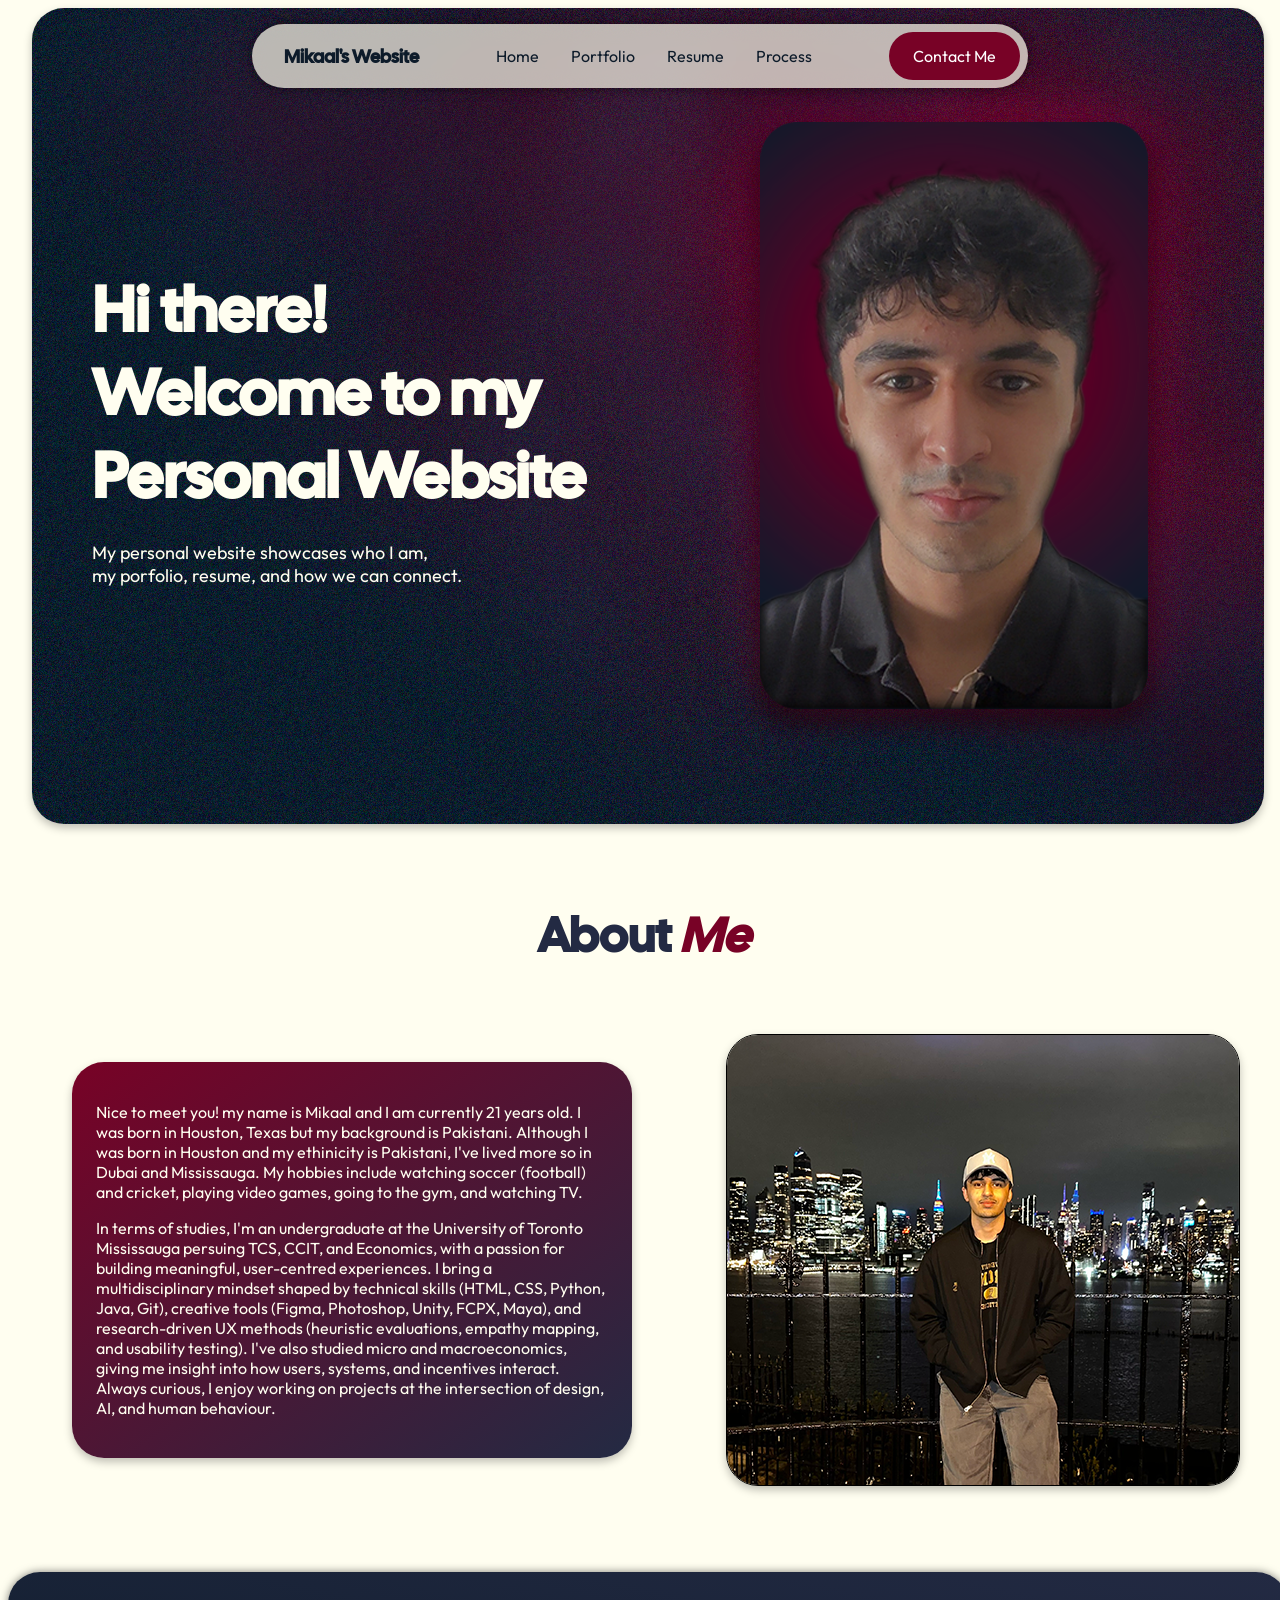
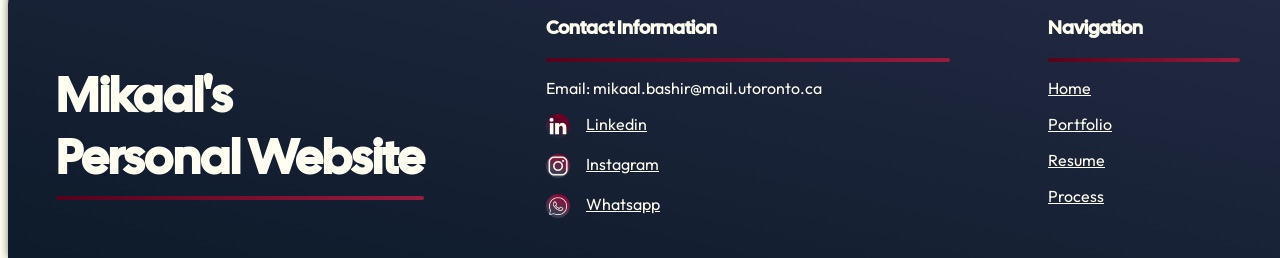
<file: index.html>
<!DOCTYPE html>
<html lang="en">
    <head>
        <title>Mikaal's Personal Website</title>
        <link rel="stylesheet" href="Resources/Css/style.css">
        <meta charset="UTF-8">
        <link rel="preconnect" href="https://fonts.googleapis.com">
        <link rel="preconnect" href="https://fonts.gstatic.com" crossorigin>
        <link href="https://fonts.googleapis.com/css2?family=Cal+Sans&family=Outfit:wght@100..900&display=swap" rel="stylesheet">
    </head>
    <body>
        <!--The capsule navigation bar-->
        <header class="website_header">
            <nav class="navbar">
                <ul class="website_links">
                    <li class="website_title"><b>Mikaal's Website</b></li>
                    <li class="middle_group">
                        <ul class="middle_links">
                            <li><a href="index.html">Home</a></li>
                            <li><a href="portfolio.html">Portfolio</a></li>
                            <li><a href="resume.html">Resume</a></li>
                            <li><a href="process.html">Process</a></li>
                        </ul>
                    </li>
                    <li><a class="contact_text" href="contact.html">Contact Me</a></li>
                </ul>
            </nav>
        </header>
        
        <!--The home page-->
        <div class="home_page">
            <main>
                <section class="landing">
                    <div class="landing_text">
                        <h1>Hi there!<br>Welcome to my Personal Website</h1>
                        <p>My personal website showcases who I am,<br>my porfolio, resume, and how we can connect.</p>
                    </div>
                </section>
                <section class="biography" id="biography">
                    <h2>About <span class="h2_variant">Me</span></h2>
                    <div class="bio_section">
                        <div class="bio_text">
                            <p>
                                Nice to meet you! my name is Mikaal and I am currently 21 years old. I was born in Houston, Texas but my background is Pakistani. Although I was born in Houston and my ethinicity is Pakistani, I've lived more so in Dubai and Mississauga. My hobbies include watching soccer (football) and cricket, playing video games, going to the gym, and watching TV.
                            </p>
                            <p>
                                In terms of studies, I'm an undergraduate at the University of Toronto Mississauga persuing TCS, CCIT, and Economics, with a passion for building meaningful, user-centred experiences.
                                I bring a multidisciplinary mindset shaped by technical skills (HTML, CSS, Python, Java, Git), creative tools (Figma, Photoshop, Unity, FCPX, Maya), 
                                and research-driven UX methods (heuristic evaluations, empathy mapping, and usability testing). I've also studied micro and macroeconomics, 
                                giving me insight into how users, systems, and incentives interact. Always curious, I enjoy working on projects at the intersection of design, 
                                AI, and human behaviour.
                            </p>
                        </div>
                        <img class="bio_image" src="Resources/Images/aboutme_pic.png" alt="A medium shot of Mikaal looking at the camera, leaning on a fence with the background being New York City.">
                    </div>
                </section>
            </main>
            <!-- The footer -->
            <footer class="foot">
                <div class="footer_title">
                    <h2>Mikaal's<br>Personal Website</h2>
                    <hr class="foot_line">
                </div>
                <div class="footer_social_links">
                    <h3>Contact Information</h3>
                    <hr class="foot_line">
                    <ul class="foot_links">
                        <li>Email: mikaal.bashir@mail.utoronto.ca</li>
                        <li><img src="Resources/Images/social_media_logo.png" class="contact_image_small"><a href="https://www.linkedin.com/in/mikaal-b-6088a22a2/" target="_blank">Linkedin</a></li>
                        <li><img src="Resources/Images/insta_logo.png" class="contact_image_small"><a href="#">Instagram</a></li>
                        <li><img src="Resources/Images/whatsapp_logo.png" class="contact_image_small"><a href="#">Whatsapp</a></li>
                    </ul>
                </div>
                <div class="uni_map">
                    <h3>Navigation</h3>
                    <hr class="foot_line">
                    <ul class="foot_links">
                        <li><a href="index.html">Home</a></li>
                        <li><a href="portfolio.html">Portfolio</a></li>
                        <li><a href="resume.html">Resume</a></li>
                        <li><a href="process.html">Process</a></li>
                    </ul>
                </div>
            </footer>
        </div>
    </body>
</html>
</file>
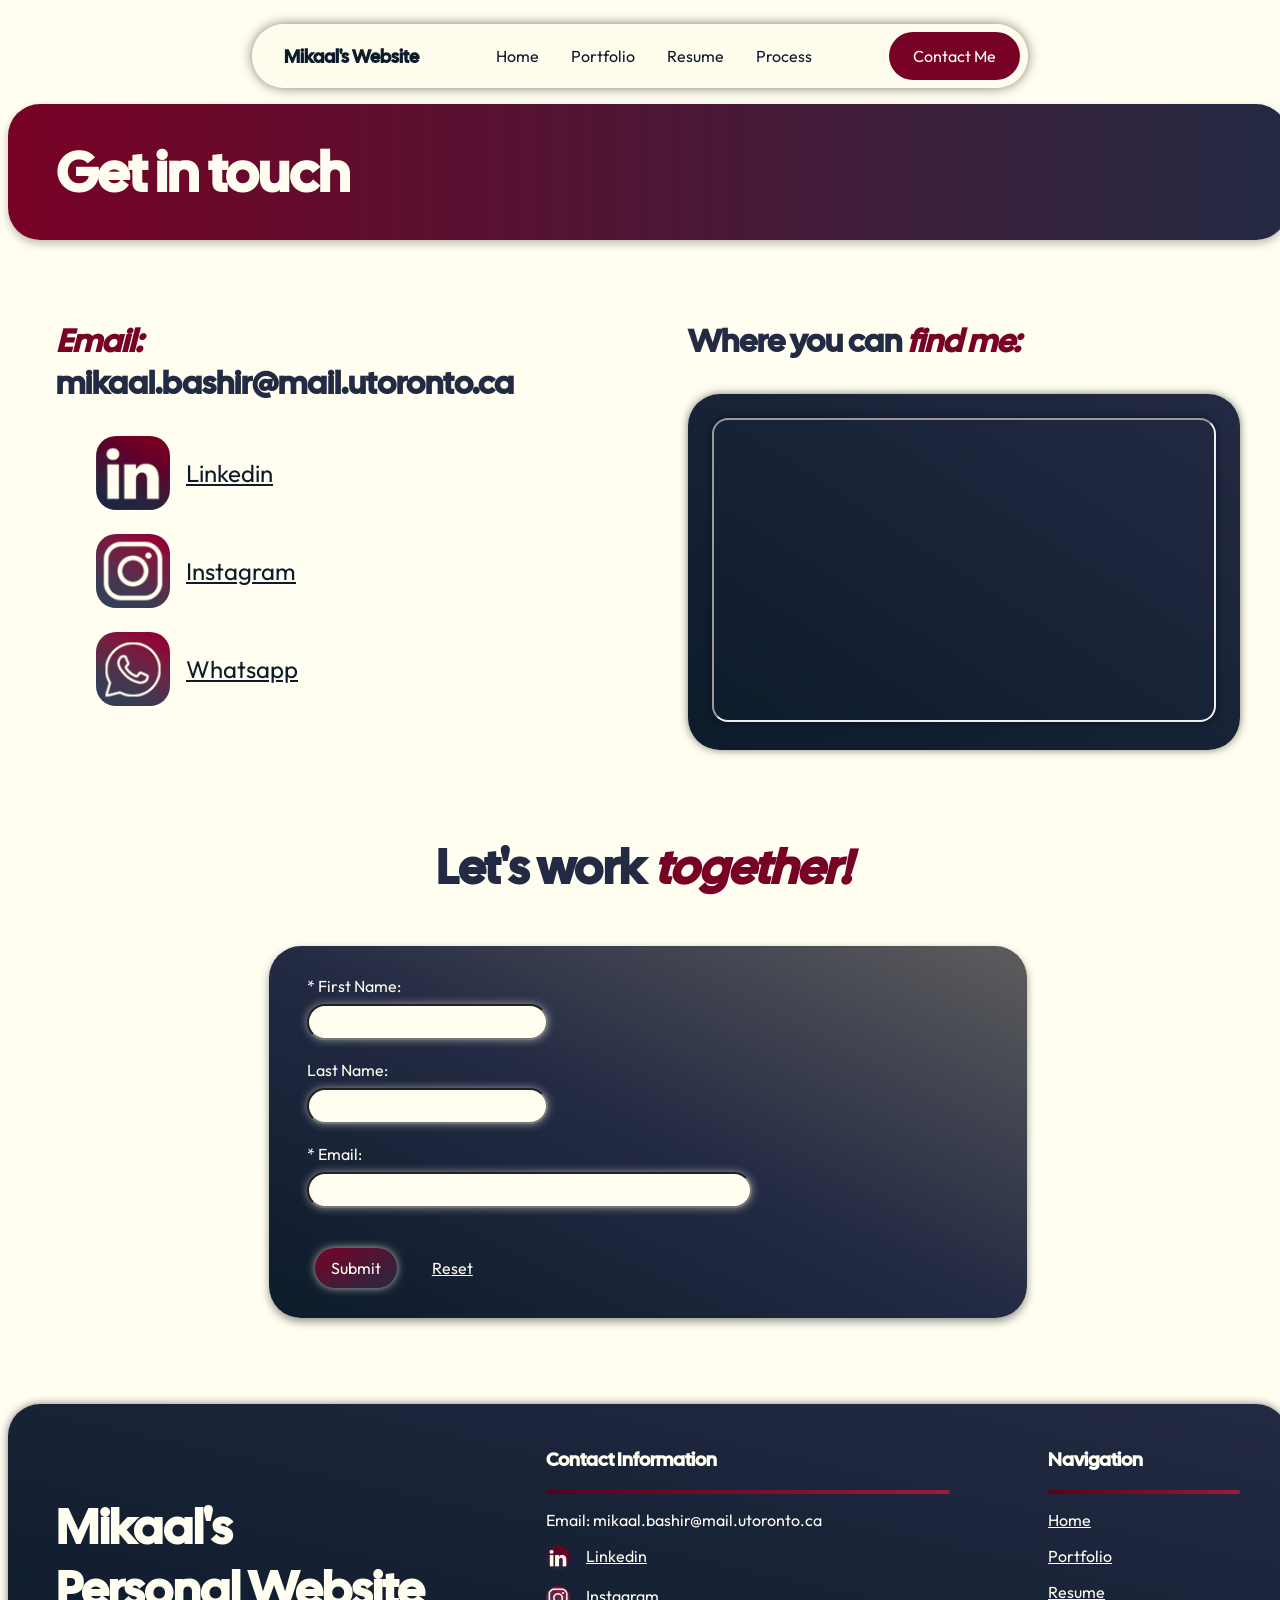
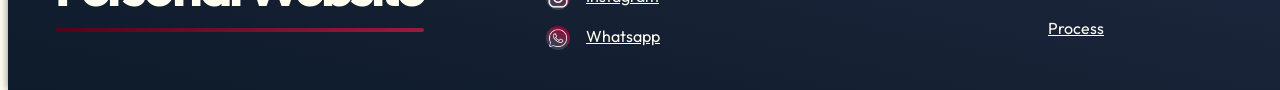
<file: contact.html>
<!DOCTYPE html>
<html lang="en">
    <head>
        <title>Portfolio Section</title>
        <link rel="stylesheet" href="Resources/Css/style.css">
        <meta charset="UTF-8">
        <link rel="preconnect" href="https://fonts.googleapis.com">
        <link rel="preconnect" href="https://fonts.gstatic.com" crossorigin>
        <link href="https://fonts.googleapis.com/css2?family=Cal+Sans&family=Outfit:wght@100..900&display=swap" rel="stylesheet"> 
    </head>
    <body>
        <!--The capsule navigation bar-->
        <header class="website_header">
            <nav class="navbar">
                <ul class="website_links">
                    <li class="website_title"><b>Mikaal's Website</b></li>
                    <li class="middle_group">
                        <ul class="middle_links">
                            <li><a href="index.html">Home</a></li>
                            <li><a href="portfolio.html">Portfolio</a></li>
                            <li><a href="resume.html">Resume</a></li>
                            <li><a href="process.html">Process</a></li>
                        </ul>
                    </li>
                    <li><a class="contact_text" href="contact.html">Contact Me</a></li>
                </ul>
            </nav>
        </header>
        <div class="home_page">
            <main>
                <div class="header_box">
                    <h1 class="headerBox_text">Get in touch</h1>
                </div>
                <div class="touch_page">
                    <!-- Social media links -->
                    <div class="social_media">
                        <h3><span class="h2_variant">Email: </span>mikaal.bashir@mail.utoronto.ca</h3>
                        <ul class="contact_list">
                            <li><img src="Resources/Images/social_media_logo.png" class="contact_image"><a href="https://www.linkedin.com/in/mikaal-b-6088a22a2/" target="_blank">Linkedin</a></li>
                            <li><img src="Resources/Images/insta_logo.png" class="contact_image"><a href="#">Instagram</a></li>
                            <li><img src="Resources/Images/whatsapp_logo.png" class="contact_image"><a href="#">Whatsapp</a></li>
                        </ul>
                    </div>
                    <!-- The google maps -->
                    <div class="map">
                        <h3>Where you can <span class="h2_variant">find me:</span></h3>
                        <div class="frame_box">
                            <iframe class="frame" src="https://www.google.com/maps/embed?pb=!1m18!1m12!1m3!1d5783.595286784758!2d-79.66268409999999!3d43.5482599!2m3!1f0!2f0!3f0!3m2!1i1024!2i768!4f13.1!3m3!1m2!1s0x882b43e3135af203%3A0x713c168866b9f492!2sUniversity%20of%20Toronto%20Mississauga!5e0!3m2!1sen!2sca!4v1774540216638!5m2!1sen!2sca" allowfullscreen="" loading="lazy" referrerpolicy="no-referrer-when-downgrade"></iframe>
                        </div>
                    </div>
                    <!-- the form -->
                    <h2>Let's work <span class="h2_variant">together!</span></h2>
                    <div class="form_box">
                        <form>
                            <fieldset>
                                <label for="firstName">* First Name:</label><br>
                                <input type="text" id="firstName" aria-label="Enter first name"><br>
                    
                                <label for="lastName">Last Name:</label><br>
                                <input type="text" id="lastName" aria-label="Enter last name"><br>
                    
                                <label for="email">* Email:</label><br>
                                <input type="email" id="email" aria-label="Enter email address"><br><br>
                    
                                <input type="submit" value="Submit">
                                <input type="reset" value="Reset">
                            </fieldset>
                        </form>
                    </div>
                </div>
            </main>
            <!-- The footer -->
            <footer class="foot">
                <div class="footer_title">
                    <h2>Mikaal's<br>Personal Website</h2>
                    <hr class="foot_line">
                </div>
                <div class="footer_social_links">
                    <h3>Contact Information</h3>
                    <hr class="foot_line">
                    <ul class="foot_links">
                        <li>Email: mikaal.bashir@mail.utoronto.ca</li>
                        <li><img src="Resources/Images/social_media_logo.png" class="contact_image_small"><a href="https://www.linkedin.com/in/mikaal-b-6088a22a2/" target="_blank">Linkedin</a></li>
                        <li><img src="Resources/Images/insta_logo.png" class="contact_image_small"><a href="#">Instagram</a></li>
                        <li><img src="Resources/Images/whatsapp_logo.png" class="contact_image_small"><a href="#">Whatsapp</a></li>
                    </ul>
                </div>
                <div class="uni_map">
                    <h3>Navigation</h3>
                    <hr class="foot_line">
                    <ul class="foot_links">
                        <li><a href="index.html">Home</a></li>
                        <li><a href="portfolio.html">Portfolio</a></li>
                        <li><a href="resume.html">Resume</a></li>
                        <li><a href="process.html">Process</a></li>
                    </ul>
                </div>
            </footer>
        </div>
    </body>
</html>
</file>
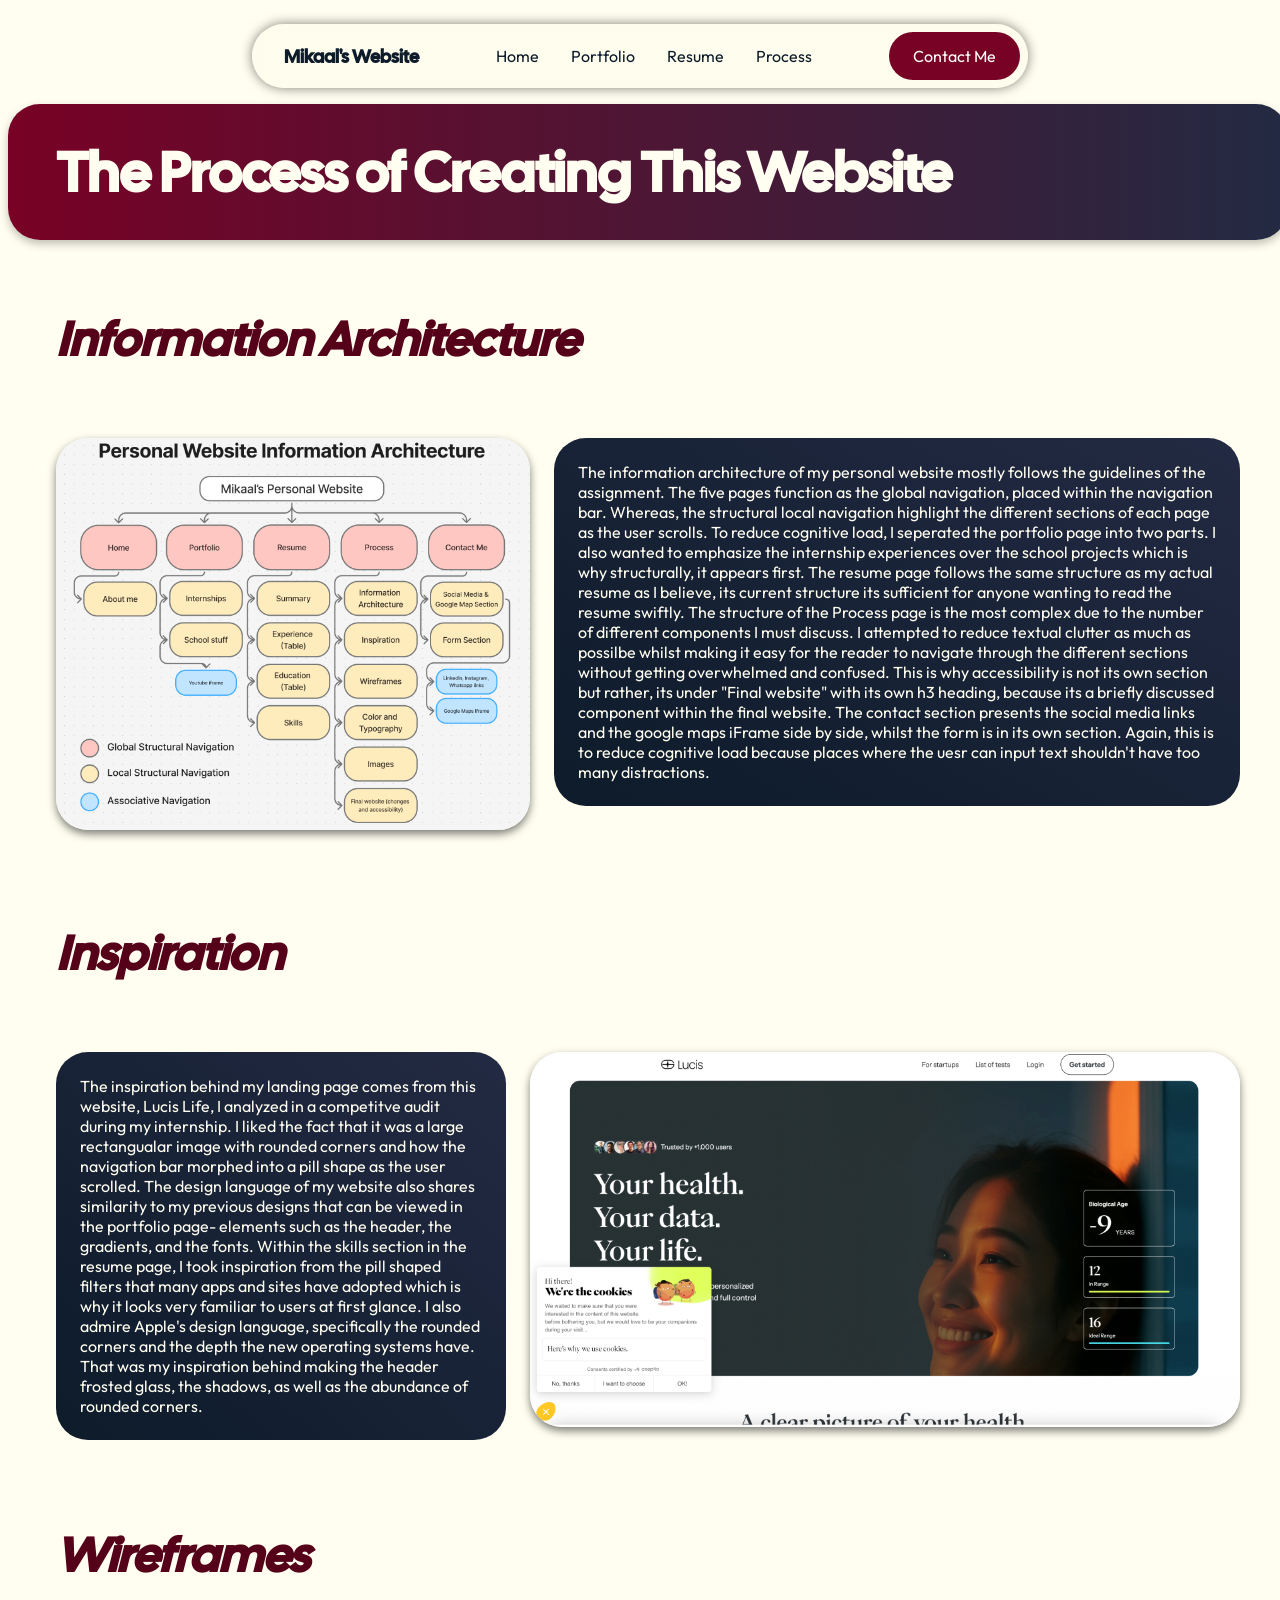
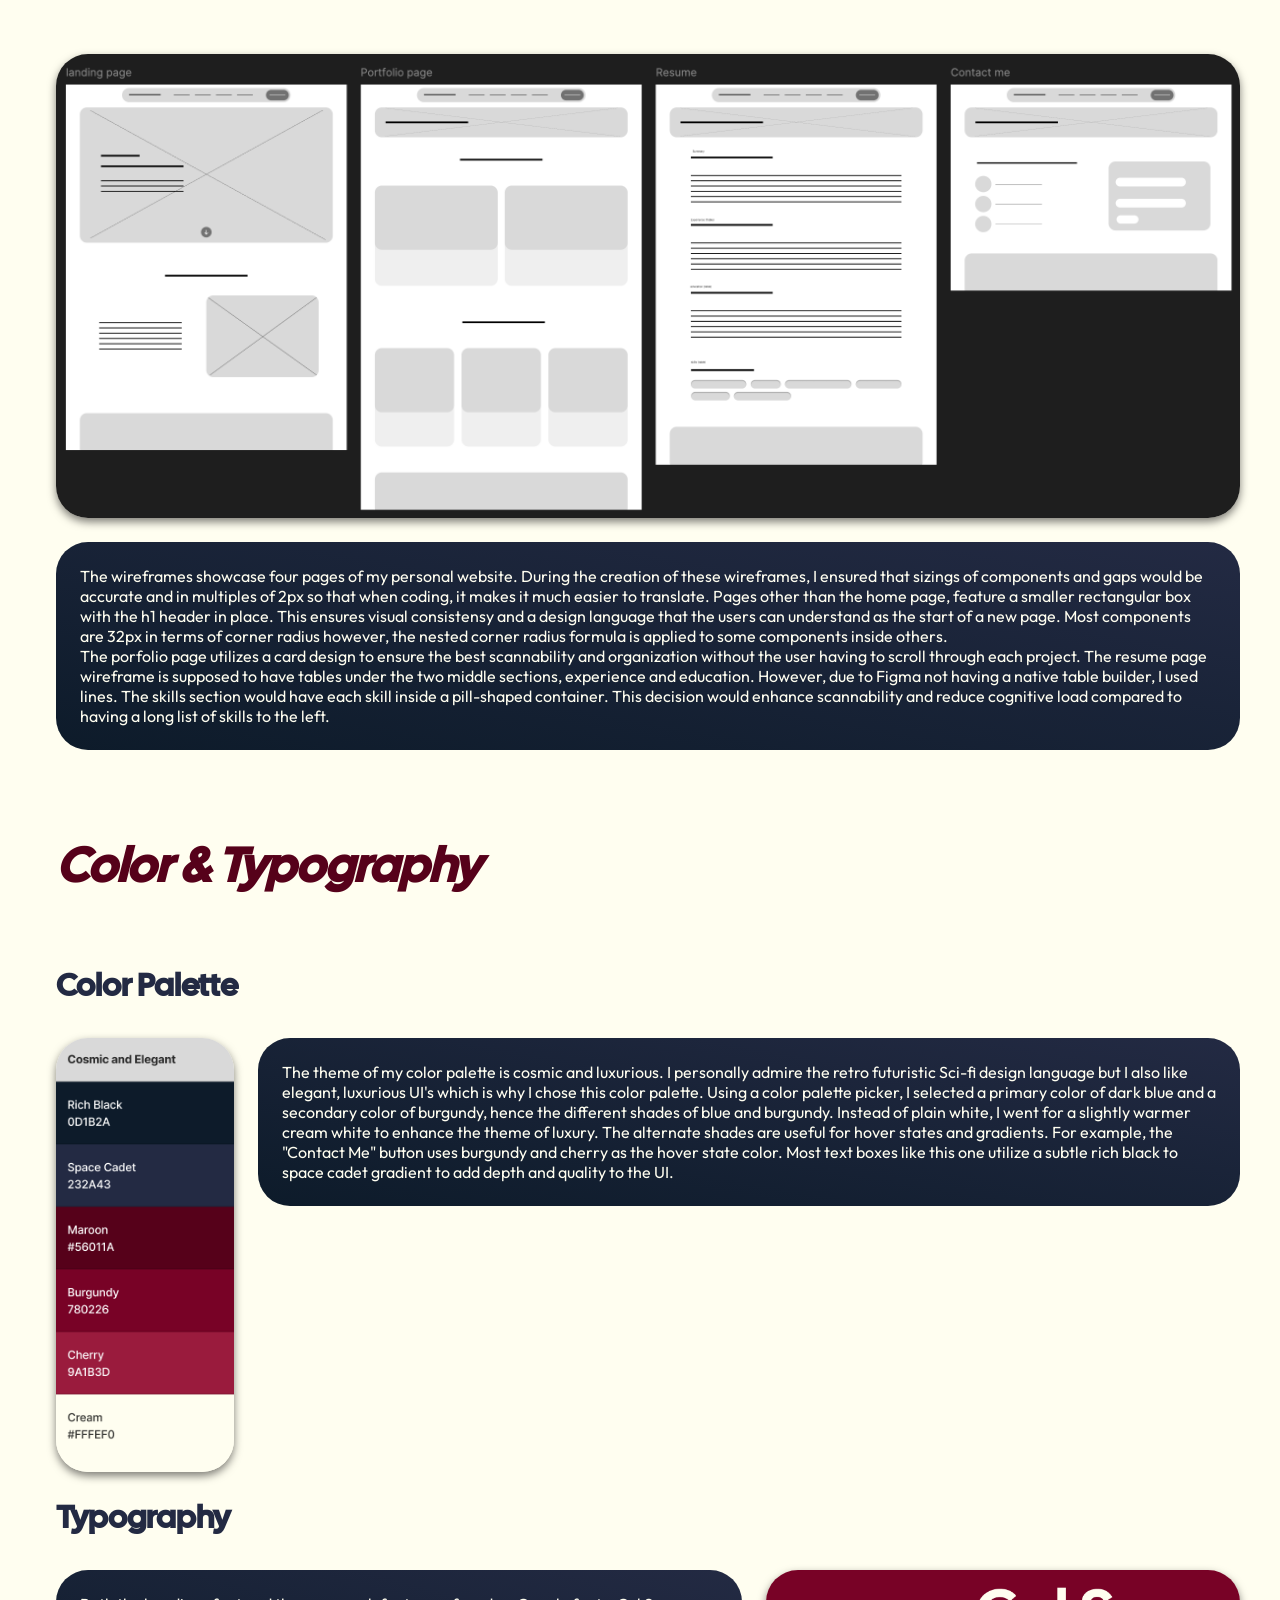
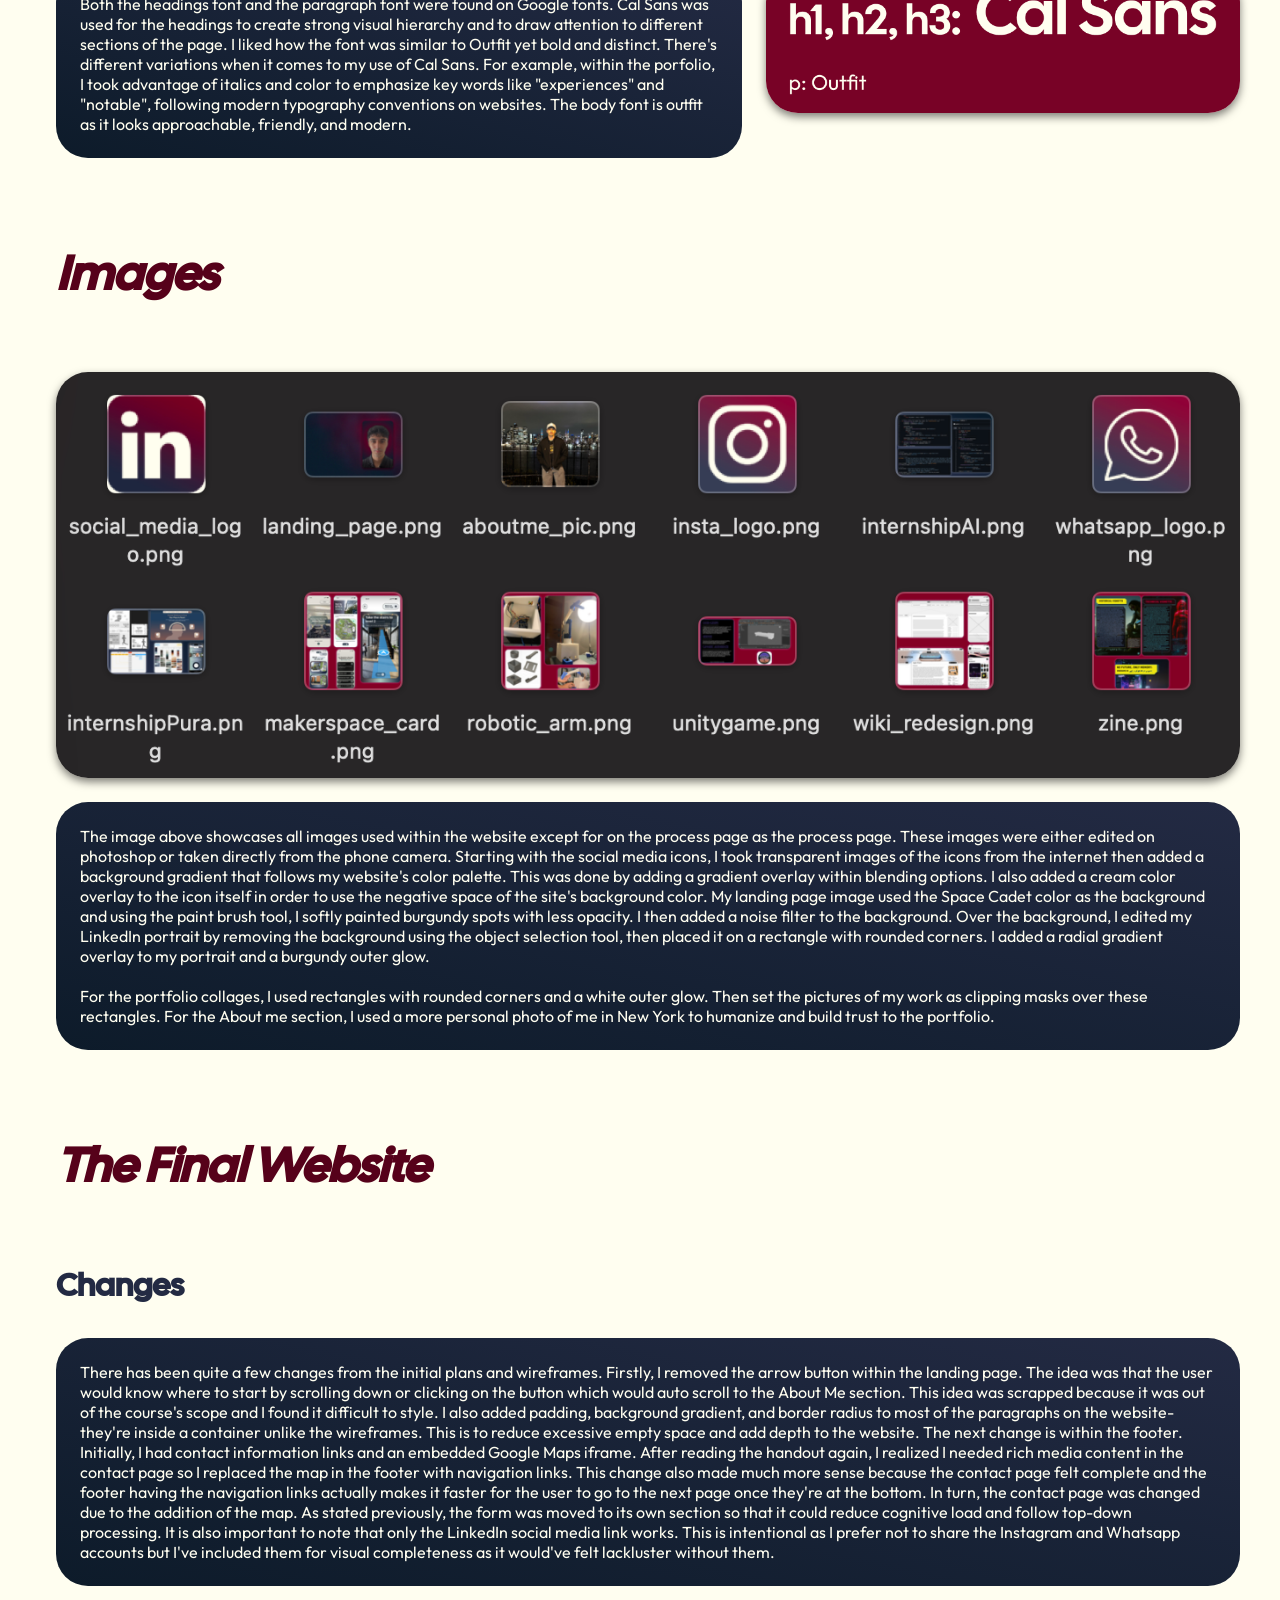
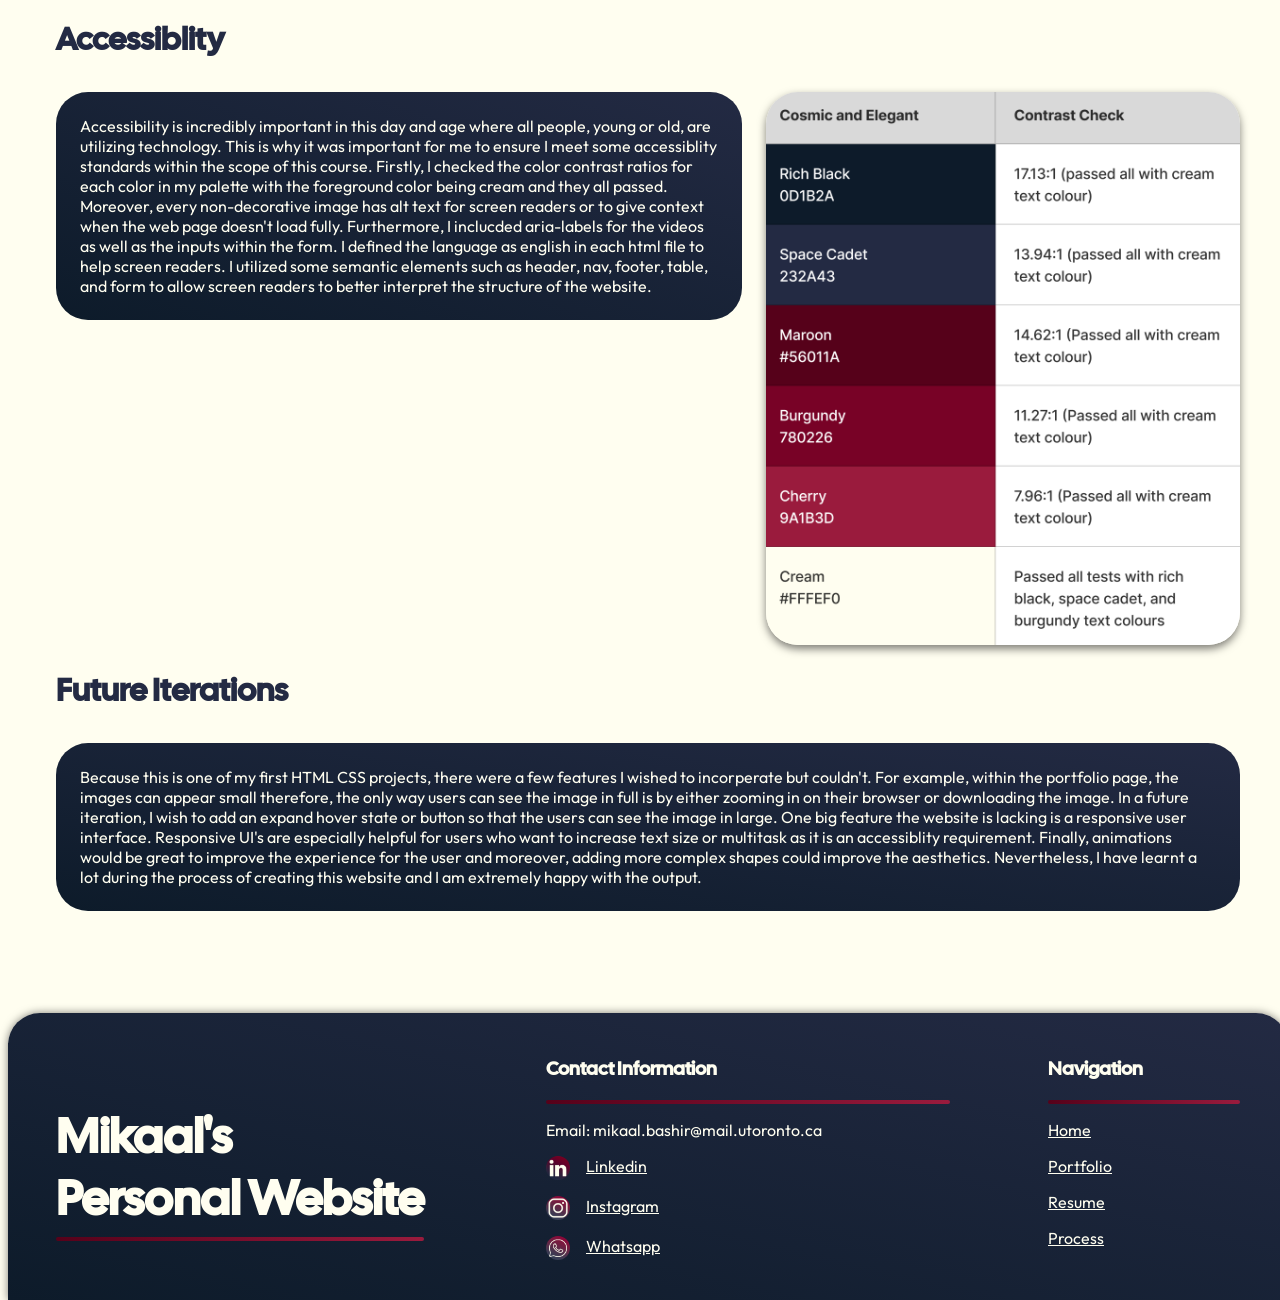
<file: process.html>
<!DOCTYPE html>
<html lang="en">
    <head>
        <title>Mikaal's Personal Website</title>
        <link rel="stylesheet" href="Resources/Css/style.css">
        <meta charset="UTF-8">
        <link rel="preconnect" href="https://fonts.googleapis.com">
        <link rel="preconnect" href="https://fonts.gstatic.com" crossorigin>
        <link href="https://fonts.googleapis.com/css2?family=Cal+Sans&family=Outfit:wght@100..900&display=swap" rel="stylesheet">
    </head>
    <body>
        <!--The capsule navigation bar-->
        <header class="website_header">
            <nav class="navbar">
                <ul class="website_links">
                    <li class="website_title"><b>Mikaal's Website</b></li>
                    <li class="middle_group">
                        <ul class="middle_links">
                            <li><a href="index.html">Home</a></li>
                            <li><a href="portfolio.html">Portfolio</a></li>
                            <li><a href="resume.html">Resume</a></li>
                            <li><a href="process.html">Process</a></li>
                        </ul>
                    </li>
                    <li><a class="contact_text" href="contact.html">Contact Me</a></li>
                </ul>
            </nav>
        </header>
        
        <div class="home_page">
            <main>
                <div class="header_box">
                    <h1 class="headerBox_text">The Process of Creating This Website</h1>
                </div>
                <!-- Planning and Process -->
                <div class="process_box1">
                    <h2 class="process_heading">Information Architecture</h2>
                    <img src="Resources/Images/Info_architecture.png" alt="A node-link tree diagram showcasing the information architecture of this website" class="process_image_left">
                    <p>The information architecture of my personal website mostly follows the guidelines of the assignment. The five pages function as the global navigation, placed within the navigation bar. Whereas, the structural local navigation highlight the different sections of each page as the user scrolls. To reduce cognitive load, I seperated the portfolio page into two parts. I also wanted to emphasize the internship experiences over the school projects which is why structurally, it appears first. The resume page follows the same structure as my actual resume as I believe, its current structure its sufficient for anyone wanting to read the resume swiftly. The structure of the Process page is the most complex due to the number of different components I must discuss. I attempted to reduce textual clutter as much as possilbe whilst making it easy for the reader to navigate through the different sections without getting overwhelmed and confused. This is why accessibility is not its own section but rather, its under "Final website" with its own h3 heading, because its a briefly discussed component within the final website. The contact section presents the social media links and the google maps iFrame side by side, whilst the form is in its own section. Again, this is to reduce cognitive load because places where the uesr can input text shouldn't have too many distractions. </p>
                </div>
                <div class="process_box1">
                    <h2 class="process_heading">Inspiration</h2>
                    <img src="Resources/Images/inspiration.png" alt="the landing page of the website Lucis Life" class="process_image_right">
                    <p>The inspiration behind my landing page comes from this website, Lucis Life, I analyzed in a competitve audit during my internship. I liked the fact that it was a large rectangualar image with rounded corners and how the navigation bar morphed into a pill shape as the user scrolled. The design language of my website also shares similarity to my previous designs that can be viewed in the portfolio page- elements such as the header, the gradients, and the fonts. Within the skills section in the resume page, I took inspiration from the pill shaped filters that many apps and sites have adopted which is why it looks very familiar to users at first glance. I also admire Apple's design language, specifically the rounded corners and the depth the new operating systems have. That was my inspiration behind making the header frosted glass, the shadows, as well as the abundance of rounded corners.</p>
                </div>
                <div class="process_box1">
                    <h2 class="process_heading">Wireframes</h2>
                    <img src="Resources/Images/wireframes.png" alt="Wireframes of the home page, the portfolio page, resume page, and contact page on Figma" class="process_big_image">
                    <p>The wireframes showcase four pages of my personal website. During the creation of these wireframes, I ensured that sizings of components and gaps would be accurate and in multiples of 2px so that when coding, it makes it much easier to translate. Pages other than the home page, feature a smaller rectangular box with the h1 header in place. This ensures visual consistensy and a design language that the users can understand as the start of a new page. Most components are 32px in terms of corner radius however, the nested corner radius formula is applied to some components inside others.<br>The porfolio page utilizes a card design to ensure the best scannability and organization without the user having to scroll through each project. The resume page wireframe is supposed to have tables under the two middle sections, experience and education. However, due to Figma not having a native table builder, I used lines. The skills section would have each skill inside a pill-shaped container. This decision would enhance scannability and reduce cognitive load compared to having a long list of skills to the left.</p>
                </div>
                <div class="process_box1">
                    <h2 class="process_heading">Color & Typography</h2>
                    <h3>Color Palette</h3>
                    <img src="Resources/Images/colors.png" alt="A table showcasing the 6 shades/colors used throughout this website" class="process_small_image_left">
                    <p>The theme of my color palette is cosmic and luxurious. I personally admire the retro futuristic Sci-fi design language but I also like elegant, luxurious UI's which is why I chose this color palette. Using a color palette picker, I selected a primary color of dark blue and a secondary color of burgundy, hence the different shades of blue and burgundy. Instead of plain white, I went for a slightly warmer cream white to enhance the theme of luxury. The alternate shades are useful for hover states and gradients. For example, the "Contact Me" button uses burgundy and cherry as the hover state color. Most text boxes like this one utilize a subtle rich black to space cadet gradient to add depth and quality to the UI.</p>
                    <h3>Typography</h3>
                    <img src="Resources/Images/typography.png" alt="Shows that the header tags use Cal Sans font whereas the paragraph uses Outfit font" class="process_small_image_right">
                    <p>Both the headings font and the paragraph font were found on Google fonts. Cal Sans was used for the headings to create strong visual hierarchy and to draw attention to different sections of the page. I liked how the font was similar to Outfit yet bold and distinct. There's different variations when it comes to my use of Cal Sans. For example, within the porfolio, I took advantage of italics and color to emphasize key words like "experiences" and "notable", following modern typography conventions on websites. The body font is outfit as it looks approachable, friendly, and modern.</p>
                </div>
                <div class="process_box1">
                    <h2 class="process_heading">Images</h2>
                    <img src="Resources/Images/graphic_images_used.png" alt="All the image files used in this website that were either edited by Mikaal or taken by Mikaal" class="process_big_image">
                    <p>The image above showcases all images used within the website except for on the process page as the process page. These images were either edited on photoshop or taken directly from the phone camera. Starting with the social media icons, I took transparent images of the icons from the internet then added a background gradient that follows my website's color palette. This was done by adding a gradient overlay within blending options. I also added a cream color overlay to the icon itself in order to use the negative space of the site's background color. My landing page image used the Space Cadet color as the background and using the paint brush tool, I softly painted burgundy spots with less opacity. I then added a noise filter to the background. Over the background, I edited my LinkedIn portrait by removing the background using the object selection tool, then placed it on a rectangle with rounded corners. I added a radial gradient overlay to my portrait and a burgundy outer glow.<br><br>For the portfolio collages, I used rectangles with rounded corners and a white outer glow. Then set the pictures of my work as clipping masks over these rectangles. For the About me section, I used a more personal photo of me in New York to humanize and build trust to the portfolio.</p>
                </div>
                <div class="process_box1">
                    <h2 class="process_heading">The Final Website</h2>
                    <h3>Changes</h3>
                    <p>There has been quite a few changes from the initial plans and wireframes. Firstly, I removed the arrow button within the landing page. The idea was that the user would know where to start by scrolling down or clicking on the button which would auto scroll to the About Me section. This idea was scrapped because it was out of the course's scope and I found it difficult to style. I also added padding, background gradient, and border radius to most of the paragraphs on the website- they're inside a container unlike the wireframes. This is to reduce excessive empty space and add depth to the website. The next change is within the footer. Initially, I had contact information links and an embedded Google Maps iframe. After reading the handout again, I realized I needed rich media content in the contact page so I replaced the map in the footer with navigation links. This change also made much more sense because the contact page felt complete and the footer having the navigation links actually makes it faster for the user to go to the next page once they're at the bottom. In turn, the contact page was changed due to the addition of the map. As stated previously, the form was moved to its own section so that it could reduce cognitive load and follow top-down processing. It is also important to note that only the LinkedIn social media link works. This is intentional as I prefer not to share the Instagram and Whatsapp accounts but I've included them for visual completeness as it would've felt lackluster without them. </p>
                    <h3>Accessiblity</h3>
                    <img src="Resources/Images/color_contrast_check.png" alt="A table with the colors and their respective color contrast ratio" class="process_small_image_right">
                    <p>Accessibility is incredibly important in this day and age where all people, young or old, are utilizing technology. This is why it was important for me to ensure I meet some accessiblity standards within the scope of this course. Firstly, I checked the color contrast ratios for each color in my palette with the foreground color being cream and they all passed. Moreover, every non-decorative image has alt text for screen readers or to give context when the web page doesn't load fully. Furthermore, I inclucded aria-labels for the videos as well as the inputs within the form. I defined the language as english in each html file to help screen readers. I utilized some semantic elements such as header, nav, footer, table, and form to allow screen readers to better interpret the structure of the website.</p>
                    <h3>Future Iterations</h3>
                    <p>Because this is one of my first HTML CSS projects, there were a few features I wished to incorperate but couldn't. For example, within the portfolio page, the images can appear small therefore, the only way users can see the image in full is by either zooming in on their browser or downloading the image. In a future iteration, I wish to add an expand hover state or button so that the users can see the image in large. One big feature the website is lacking is a responsive user interface. Responsive UI's are especially helpful for users who want to increase text size or multitask as it is an accessiblity requirement. Finally, animations would be great to improve the experience for the user and moreover, adding more complex shapes could improve the aesthetics. Nevertheless, I have learnt a lot during the process of creating this website and I am extremely happy with the output.</p>
                </div>
            </main>
            <!-- The footer -->
            <footer class="foot">
                <div class="footer_title">
                    <h2>Mikaal's<br>Personal Website</h2>
                    <hr class="foot_line">
                </div>
                <div class="footer_social_links">
                    <h3>Contact Information</h3>
                    <hr class="foot_line">
                    <ul class="foot_links">
                        <li>Email: mikaal.bashir@mail.utoronto.ca</li>
                        <li><img src="Resources/Images/social_media_logo.png" class="contact_image_small"><a href="https://www.linkedin.com/in/mikaal-b-6088a22a2/" target="_blank">Linkedin</a></li>
                        <li><img src="Resources/Images/insta_logo.png" class="contact_image_small"><a href="#">Instagram</a></li>
                        <li><img src="Resources/Images/whatsapp_logo.png" class="contact_image_small"><a href="#">Whatsapp</a></li>
                    </ul>
                </div>
                <div class="uni_map">
                    <h3>Navigation</h3>
                    <hr class="foot_line">
                    <ul class="foot_links">
                        <li><a href="index.html">Home</a></li>
                        <li><a href="portfolio.html">Portfolio</a></li>
                        <li><a href="resume.html">Resume</a></li>
                        <li><a href="process.html">Process</a></li>
                    </ul>
                </div>
            </footer>
        </div>
    </body>
</html>
</file>
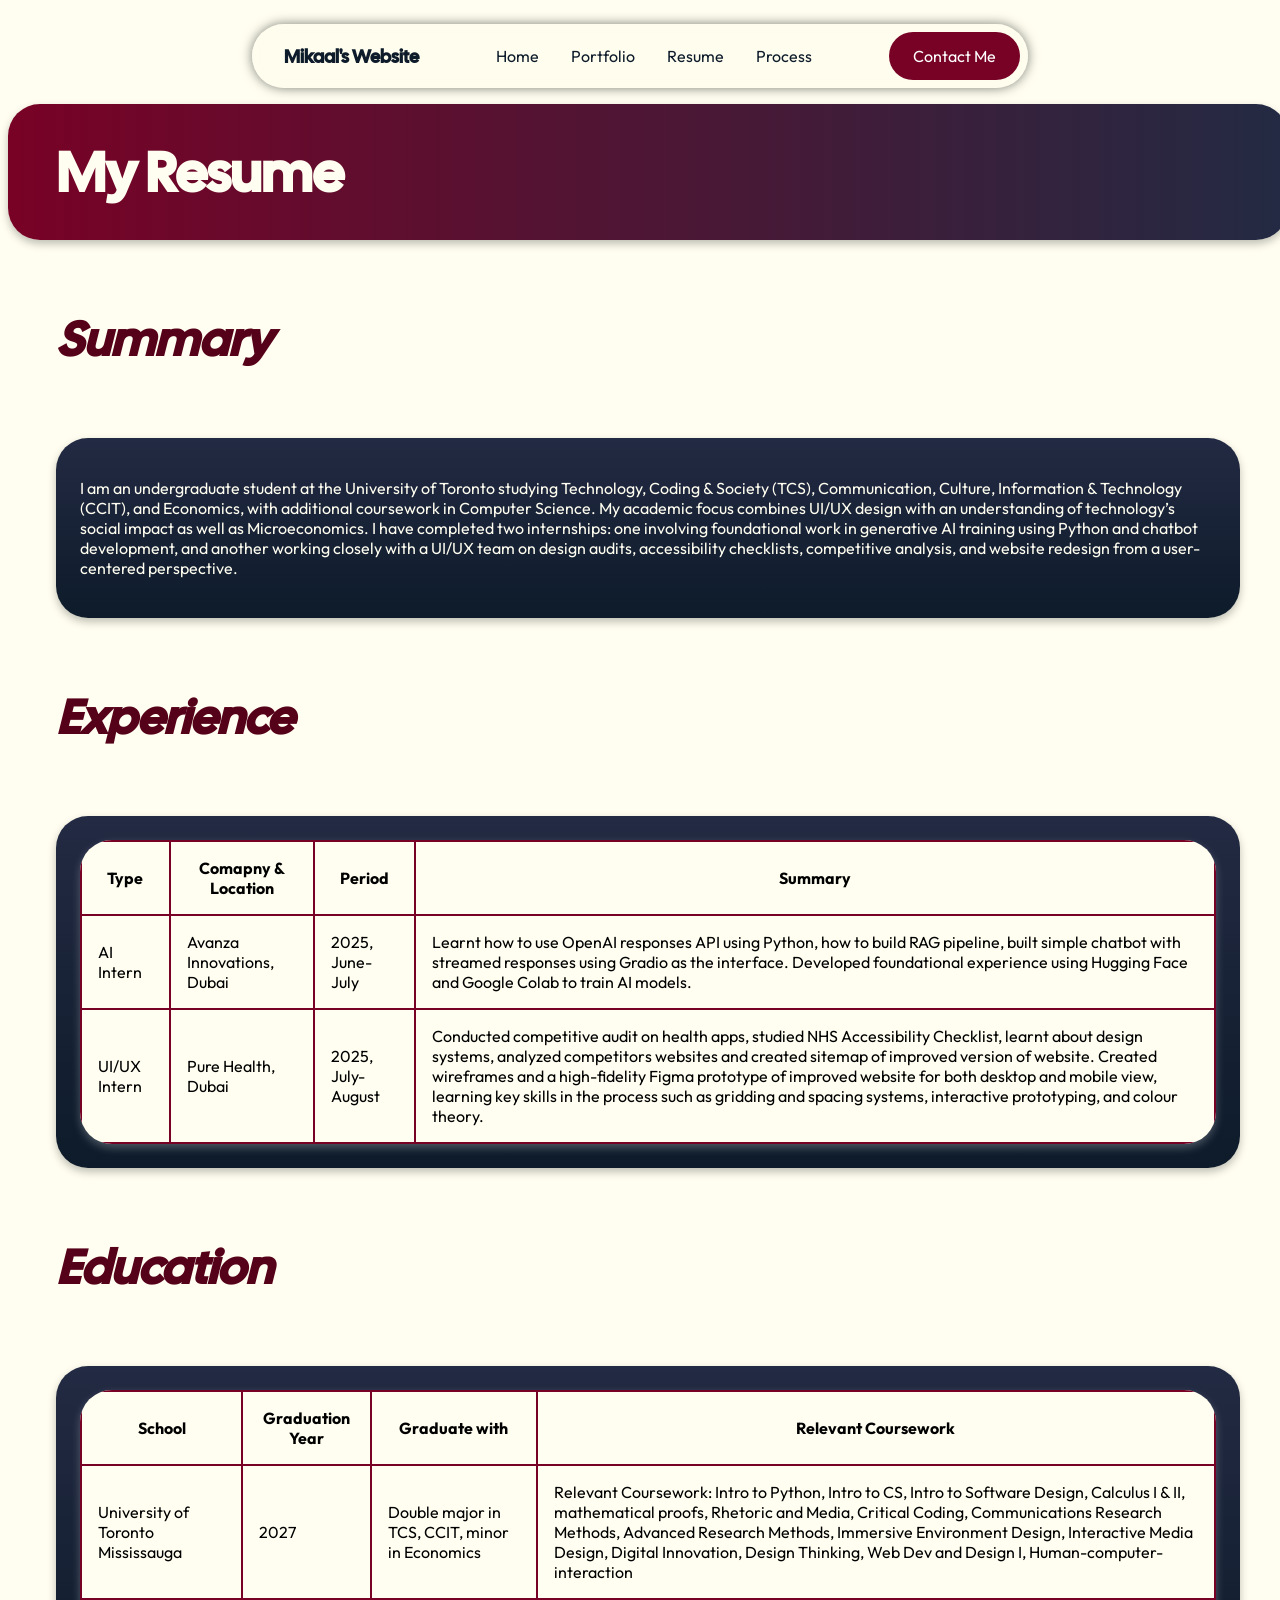
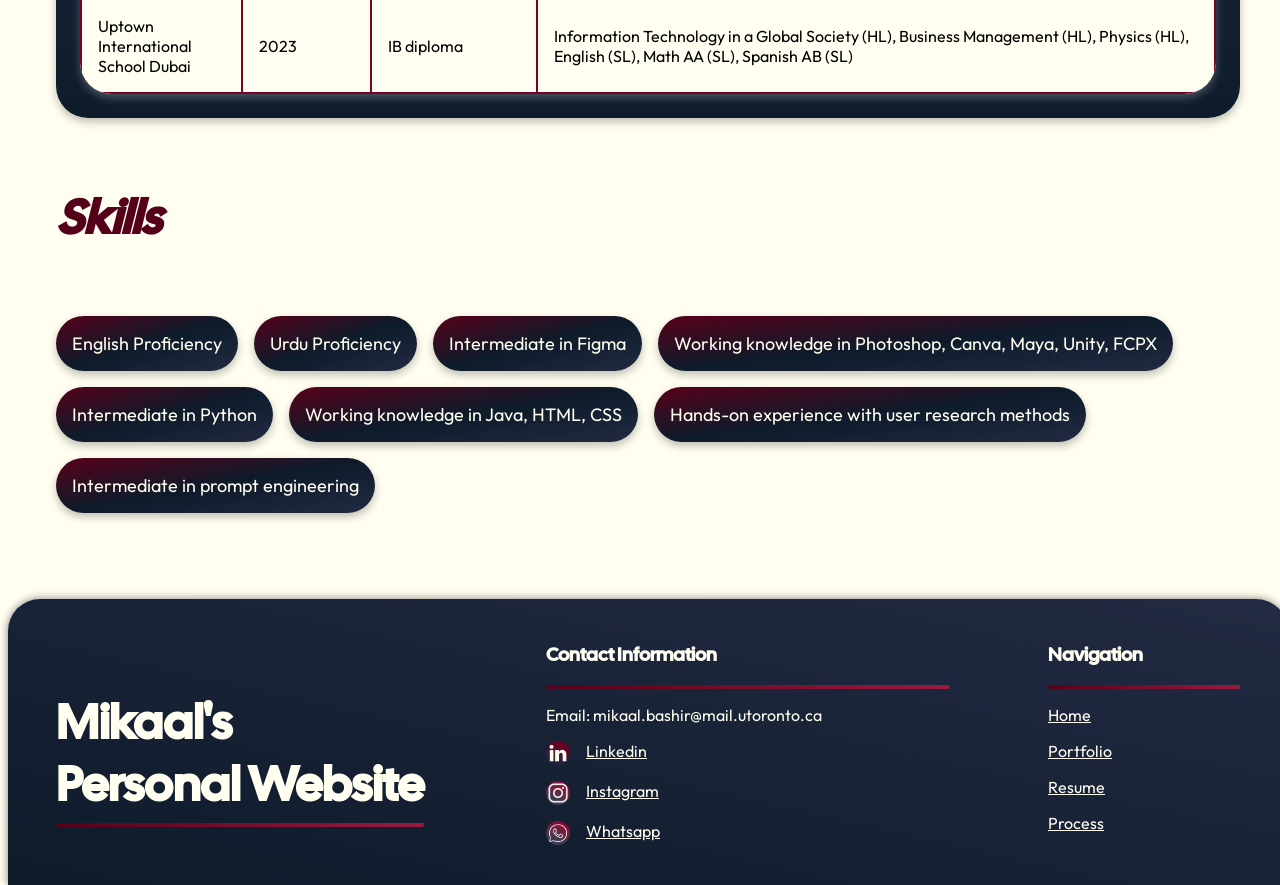
<file: resume.html>
<!DOCTYPE html>
<html lang="en">
    <head>
        <title>Portfolio Section</title>
        <link rel="stylesheet" href="Resources/Css/style.css">
        <meta charset="UTF-8">
        <link rel="preconnect" href="https://fonts.googleapis.com">
        <link rel="preconnect" href="https://fonts.gstatic.com" crossorigin>
        <link href="https://fonts.googleapis.com/css2?family=Cal+Sans&family=Outfit:wght@100..900&display=swap" rel="stylesheet"> 
    </head>
    <body>
        <!--The capsule navigation bar-->
        <header class="website_header">
            <nav class="navbar">
                <ul class="website_links">
                    <li class="website_title"><b>Mikaal's Website</b></li>
                    <li class="middle_group">
                        <ul class="middle_links">
                            <li><a href="index.html">Home</a></li>
                            <li><a href="portfolio.html">Portfolio</a></li>
                            <li><a href="resume.html">Resume</a></li>
                            <li><a href="process.html">Process</a></li>
                        </ul>
                    </li>
                    <li><a class="contact_text" href="contact.html">Contact Me</a></li>
                </ul>
            </nav>
        </header>
        <div class="home_page">
            <main>
                <!-- the resume -->
                <div class="header_box">
                    <h1 class="headerBox_text">My Resume</h1>
                </div>
                <h2 class="resume_heading">Summary</h2>
                <div class="horizontal_textbox">
                    <p>I am an undergraduate student at the University of Toronto studying Technology, Coding & Society (TCS), Communication, Culture, Information & Technology (CCIT), and Economics, with additional coursework in Computer Science. My academic focus combines UI/UX design with an understanding of technology’s social impact as well as Microeconomics. I have completed two internships: one involving foundational work in generative AI training using Python and chatbot development, and another working closely with a UI/UX team on design audits, accessibility checklists, competitive analysis, and website redesign from a user-centered perspective.</p>
                </div>
                <h2 class="resume_heading">Experience</h2>
                <div class="tabloid">
                    <table>
                        <tr>
                            <th>Type</th>
                            <th>Comapny & Location</th>
                            <th>Period</th>
                            <th>Summary</th>
                        </tr>
                        <tr>
                            <td>AI Intern</td>
                            <td>Avanza Innovations, Dubai</td>
                            <td>2025, June-July</td>
                            <td>Learnt how to use OpenAI responses API using Python, how to build RAG pipeline, built simple chatbot with streamed responses using Gradio as the interface. Developed foundational experience using Hugging Face and Google Colab to train AI models.</td>
                        </tr>
                        <tr>
                            <td>UI/UX Intern</td>
                            <td>Pure Health, Dubai</td>
                            <td>2025, July-August</td>
                            <td>Conducted competitive audit on health apps, studied NHS Accessibility Checklist, learnt about design systems, analyzed competitors websites and created sitemap of improved version of website. Created wireframes and a high-fidelity Figma prototype of improved website for both desktop and mobile view, learning key skills in the process such as gridding and spacing systems, interactive prototyping, and colour theory.</td>
                        </tr>
                    </table>
                </div>
                <h2 class="resume_heading">Education</h2>
                <div class="tabloid">
                    <table>
                        <tr>
                            <th>School</th>
                            <th>Graduation Year</th>
                            <th>Graduate with</th>
                            <th>Relevant Coursework</th>
                        </tr>
                        <tr>
                            <td>University of Toronto Mississauga</td>
                            <td>2027</td>
                            <td>Double major in TCS, CCIT, minor in Economics</td>
                            <td>Relevant Coursework: Intro to Python, Intro to CS, Intro to Software Design, Calculus I & II, mathematical proofs, Rhetoric and Media, Critical Coding, Communications Research Methods, Advanced Research Methods, Immersive Environment Design, Interactive Media Design, Digital Innovation, Design Thinking, Web Dev and Design I, Human-computer-interaction</td>
                        </tr>
                        <tr>
                            <td>Uptown International School Dubai</td>
                            <td>2023</td>
                            <td>IB diploma</td>
                            <td>Information Technology in a Global Society (HL), Business Management (HL), Physics (HL), English (SL), Math AA (SL), Spanish AB (SL)</td>
                        </tr>
                    </table>
                </div>
                <h2 class="resume_heading">Skills</h2>
                <div class="skills">
                    <p>English Proficiency</p><p>Urdu Proficiency</p><p>Intermediate in Figma</p><p>Working knowledge in Photoshop, Canva, Maya, Unity, FCPX</p>
                    <p>Intermediate in Python</p><p>Working knowledge in Java, HTML, CSS</p><p>Hands-on experience with user research methods</p><p>Intermediate in prompt engineering</p>
                </div>
            </main>
            <!-- The footer -->
            <footer class="foot">
                <div class="footer_title">
                    <h2>Mikaal's<br>Personal Website</h2>
                    <hr class="foot_line">
                </div>
                <div class="footer_social_links">
                    <h3>Contact Information</h3>
                    <hr class="foot_line">
                    <ul class="foot_links">
                        <li>Email: mikaal.bashir@mail.utoronto.ca</li>
                        <li><img src="Resources/Images/social_media_logo.png" class="contact_image_small"><a href="https://www.linkedin.com/in/mikaal-b-6088a22a2/" target="_blank">Linkedin</a></li>
                        <li><img src="Resources/Images/insta_logo.png" class="contact_image_small"><a href="#">Instagram</a></li>
                        <li><img src="Resources/Images/whatsapp_logo.png" class="contact_image_small"><a href="#">Whatsapp</a></li>
                    </ul>
                </div>
                <div class="uni_map">
                    <h3>Navigation</h3>
                    <hr class="foot_line">
                    <ul class="foot_links">
                        <li><a href="index.html">Home</a></li>
                        <li><a href="portfolio.html">Portfolio</a></li>
                        <li><a href="resume.html">Resume</a></li>
                        <li><a href="process.html">Process</a></li>
                    </ul>
                </div>
            </footer>
        </div>
    </body>
</html>
</file>
<file: Resources/Css/style.css>
body {
    font-family: "Outfit", sans-serif;
    margin-bottom: 0;
}
h1, h2, h3 {
    font-family: "Cal Sans", sans-serif;
}
:root {
    --RichBlack: #0D1B2A;
    --SpaceCadet: #232A43;
    --Maroon: #56011A;
    --Burgundy: #780226;
    --Cherry: #9A1B3D;
    --Cream: #FFFEF0;
}

/*Capsule Navbar*/
.website_header {
    position: fixed;
    top: 24px;
    left: 0;
    right: 0;
    margin: 0 auto;
    display: flex;
    justify-content: center;
    z-index: 1000;
}
.navbar {
    width: 776px;
    height: 64px;
    backdrop-filter: blur(10px);
    background-color: rgba(254, 253, 237, 0.7);
    border-radius: 128px;
    box-shadow: 0 0 12px rgba(0, 0, 0, 0.5);
}

.website_links {
    list-style: none;
    margin: 0;
    padding: 0 8px;
    height: 64px;
    display: flex;
    align-items: center;
}

.website_title a, .middle_links a {
    text-decoration: none;
    color: var(--RichBlack);
    font-size: 16px;
}

.website_title {
    font-family: "Cal Sans", sans-serif;
    color: var(--RichBlack);
    font-size: 18px;
    margin-left: 24px;
}

.middle_group {
    flex: 1;
    display: flex;
    justify-content: center;
}

.middle_links {
    display: flex;
    list-style: none;
    margin: 0;
    padding: 0;
    gap: 32px;
    justify-content: center;
}

.middle_links :hover {
    text-decoration: underline var(--RichBlack);
    color: var(--Maroon);
}

.contact_text {
    display: flex;
    text-decoration: none;
    justify-content: center;
    height: 48px;
    padding: 0 24px;
    border-radius: 96px;
    color: white;
    background-color: var(--Burgundy);
    align-items: center;
    transition: background-color 0.2s ease;
}

.contact_text:hover {
    background-color: var(--Cherry);
    color: white;
    box-shadow: 0 0 8px black;
}

/*Landing page*/
.home_page {
    width: 1280px;
    margin: 0 auto;
}

.landing {
    width: 1232px;
    height: 816px;
    margin-left: 24px;
    margin-right: 24px;
    display: flex;
    border-radius: 32px;
    position: relative;
    box-sizing: border-box;
    padding: 60px;
    background-image: url("../Images/landing_page.png");
    background-size: cover;
    background-position: center;
    box-shadow: 0 4px 8px rgba(0, 0, 0, 0.25);
}

.landing_text {
    margin-top: 200px;
    width: 600px;
}

.landing_text h1 {
    font-size: 64px;
    color: #FFFEF0;
    margin-top: 0px;
    margin-bottom: 24px;
}

.landing_text p {
    font-size: 18px;
    color: #FFFEF0;
}

/*Biography*/

html {
    scroll-behavior: smooth;
    background-color: var(--Cream);
}
.biography {
    margin-top: 80px;
    margin-left: 64px;
    margin-right: 64px;
}

 h2 {
    font-size: 48px;
    color: var(--SpaceCadet);
    text-align: center;
    margin-top: 68px;
    margin-bottom: 68px;
}

.h2_variant {
    color: var(--Burgundy);
    font-style: italic;
    margin-right: 0.18em;
}

.bio_section {
    width: 1232px;
    display: flex;
    justify-content: space-between;
    align-items: center;
}

.bio_text {
    width: 512px;
    background-image: linear-gradient(to bottom right, var(--Burgundy), var(--SpaceCadet));
    color: var(--Cream);
    padding: 24px;
    box-shadow: 0 4px 8px rgba(0, 0, 0, 0.25);
    border-radius: 32px;
}

.bio_image {
    width: 512px;
    height: 450px;
    border: solid 1px black;
    border-radius: 32px;
    margin-right: 64px;
    box-shadow: 0 4px 8px rgba(0, 0, 0, 0.25);
}

/*footer*/

.foot {
    width: 100%;
    min-height: 194px;
    background-image: linear-gradient(to top right, var(--RichBlack), var(--SpaceCadet));
    box-shadow: 0 0 8px rgba(0, 0, 0, 0.5);
    margin: 86px 0 0 0;
    padding: 24px;
    display: flex;
    justify-content: space-between;
    border-top-left-radius: 32px;
    border-top-right-radius: 32px;
    box-sizing: border-box;
}

.footer_title {
    margin-left: 24px;
}

.footer_title h2 {
    color: var(--Cream);
    text-align: left;
    margin-bottom: 8px;
}

.footer_social_links {
    margin-left: 24px;
    gap: 16px;
}

.foot h3 {
    color: var(--Cream);
}

.foot_line {
    border: none;
    height: 4px;
    border-radius: 2px;
    background-image: linear-gradient(to right, var(--Maroon), var(--Cherry));
}

.foot_links {
    list-style: none;
    padding: 0;
    margin-right: 128px;
}

.foot_links li {
    display: flex;
    gap: 16px;
    margin-top: 16px;
    color: var(--Cream);
}

.foot_links a {
    color: var(--Cream);
}

.contact_image_small {
    width: 24px;
    height: 24px;
    border-radius: 50%;
    background-image: white;
}

.uni_map {
    margin-right: 24px;
}

/* header box on the top of every page except home */

.header_box {
    margin-top: 104px;
    width: 1280px;
    height: 136px;
    margin-left: 0;
    margin-right: 0;
    background-image: linear-gradient(to right, var(--Burgundy), var(--SpaceCadet));
    border-radius: 32px;
    display: flex;
    align-items: center;
    box-shadow: 0 4px 8px rgba(0, 0, 0, 0.25);
}

.headerBox_text {
    margin-left: 48px;
    font-size: 56px;
    color: var(--Cream);
}

/* portfolio components */

.internships {
    width: 1232px;
    height: 600px;
    margin: auto;
    display: flex;
}

.wide_card {
    width: 600px;
    height: 600px;
    background-color: var(--RichBlack);
    border-radius: 32px;
    margin: auto;
    box-shadow: 0 4px 8px rgba(0, 0, 0, 0.25);
    transition: background-image 0.5s ease;
    transition: background-color 0.5 ease;
    transition: box-shadow 0.2s ease;
}

.wide_card:hover {
    box-shadow: 0 4px 12px rgba(0, 0, 0, 0.5);
    background-image: linear-gradient(to right, var(--RichBlack), var(--Maroon));

}

.wide_card_image {
    width: 600px;
    height: 400px;
    border-radius: 32px;
    z-index: 1;
}

.wide_card p {
    color: var(--Cream);
    text-align: center;
    padding-left: 16px;
    padding-right: 16px;
}

.uni_projects {
    width: 1232px;
    height: 1000px;
    margin: auto;
    display: flex;
    flex-wrap: wrap;
    gap: 24px;
    justify-content: space-between;

}
.card {
    width: 380px;
    height: 500px;
    border-radius: 32px;
    overflow: hidden;
    background-color: var(--RichBlack);
    box-shadow: 0 4px 8px rgba(0, 0, 0, 0.25);
    transition: box-shadow 0.2s ease, background-image 0.5s ease;
}

.card:hover {
    box-shadow: 0 4px 12px rgba(0, 0, 0, 0.5);
    background-image: linear-gradient(to right, var(--RichBlack), var(--Maroon));

}

.card p {
    color: var(--Cream);
    text-align: center;
    padding-left: 16px;
    padding-right: 16px;
}

.card_image {
    width: 380px;
    height: 380px;
    border-radius: 32px;
    z-index: 1;
}

.card_image_half {
    width: 380px;
    height: 190px;
    border-radius: 32px;
    z-index: 1;
}

.card video {
    width: 380px;
    height: 190px;
    padding: 16px;
    background-color: var(--Burgundy);
    box-sizing: border-box;
    object-fit: cover;
    border-radius: 32px;
}

.card_video_frame {
    width: 380px;
    height: 190px;
    padding: 16px;
    box-sizing: border-box;
    background-color: var(--Burgundy);
    object-fit: cover;
    border-radius: 32px;
}

/* Resume components */

.resume_heading {
    text-align: left;
    margin-left: 48px;
    font-style: italic;
    color: var(--Maroon);
}

.horizontal_textbox {
    margin-left: 48px;
    margin-right: 48px;
    padding: 24px;
    background-image: linear-gradient(to bottom, var(--SpaceCadet), var(--RichBlack));
    border-radius: 32px;
    box-shadow: 0 4px 8px rgba(0, 0, 0, 0.25);
}

.horizontal_textbox p {
    color: var(--Cream);
}

.tabloid {
    margin-left: 48px;
    margin-right: 48px;
    padding: 24px;
    background-image: linear-gradient(to bottom, var(--SpaceCadet), var(--RichBlack));
    border-radius: 32px;
    box-shadow: 0 4px 8px rgba(0, 0, 0, 0.25);
}

table {
    border-radius: 32px;
    box-shadow: 0 4px 8px rgba(255, 255, 255, 0.25);
    background-color: var(--Cream);
    border-collapse: collapse;
    overflow: hidden;
    padding: 16px;
}

td, th {
    border-radius: 32px;
    border: 2px solid var(--Burgundy);
    padding: 16px;
}

.skills {
    margin-left: 48px;
    margin-right: 48px;
    display: flex;
    flex-wrap: wrap;
    gap: 16px;
}

.skills p {
    padding: 16px;
    border-radius: 500px;
    background-image: linear-gradient(to bottom right, var(--Maroon),var(--RichBlack), var(--SpaceCadet));
    box-shadow: 0 4px 8px rgba(0, 0, 0, 0.25);
    color: var(--Cream);
    margin: 0;
    font-size: 18px;
}

/* contact me page components */

.touch_page {
    margin-top: 48px;
    margin-left: 48px;
    margin-right: 48px;
    display: flex;
    flex-wrap: wrap;
    justify-content: space-between;
}

.touch_page h2 {
    width: 100%;
    text-align: center;
    margin-bottom: 48px;
    margin-top: 86px;
}

/* social media links list */

.touch_page h3 {
    color: var(--SpaceCadet);
    font-size: 32px;
    margin-bottom: 32px;
}

.social_media {
    width: 440px;
}

.contact_list {
    list-style: none;
}

.contact_list li {
    display: flex;
    align-items: center;
    gap: 16px;
    margin-bottom: 24px;
}

 .contact_list a {
    font-size: 24px;
    color: var(--RichBlack);
 }

.contact_image {
    height: 74px;
    width: 74px;
    border-radius: 20px;
}

/* Contact informatoin form */

.form_box {
    margin: auto;
    width: 60%;
    height: 324px;
    padding: 24px;
    border-radius: 32px;
    background-image: linear-gradient(to bottom left, #5d5d5d, var(--SpaceCadet), var(--RichBlack));
    box-shadow: 0 4px 8px rgba(0, 0, 0, 0.4);
}

fieldset {
    border: none;
}

legend {
    font-size: 32px;
    color: var(--Cream);
    margin-bottom: 24px;
}

label {
    color: var(--Cream);
    font-size: 16px;
}

input[type="text"] {
    margin-top: 8px;
    width: 30%;
    height: 32px;
    border-radius: 100px;
    padding: 0 16px;
    margin-bottom: 20px;
    background-color: var(--Cream);
    color: var(--RichBlack);
    box-shadow: 0 0 8px rgba(254, 253, 237, 0.5);;
}

input[type="email"] {
    margin-top: 8px;
    width: 60%;
    height: 32px;
    border-radius: 100px;
    padding: 0 16px;
    margin-bottom: 20px;
    background-color: var(--Cream);
    color: var(--RichBlack);
    box-shadow: 0 0 8px rgba(254, 253, 237, 0.5);;
}

input[type="submit"],
input[type="reset"] {
    font-family: "outfit", sans-serif;
    height: 40px;
    padding: 0 16px;
    border: none;
    border-radius: 999px;
    font-size: 16px;
    margin-left: 8px;
    margin-right: 8px;
    cursor: pointer;
}

input[type="submit"] {
    background-image: linear-gradient(to bottom right, var(--Burgundy), var(--SpaceCadet));
    color: var(--Cream);
    box-shadow: 0 0 8px rgba(254, 253, 237, 0.7);
}

input[type="reset"] {
    background-color: transparent;
    text-decoration: underline;
    color: var(--Cream);
}

.frame_box {
    padding: 24px;
    background-image: linear-gradient(to top right, var(--RichBlack), var(--SpaceCadet));
    border-radius: 32px;
    box-shadow: 0 0 8px rgba(0, 0, 0, 0.5);
}

.frame {
    border-radius: 16px;
    width: 500px;
    height: 300px;
    box-shadow: 0 0 8px rgba(0, 0, 0, 0.5);
}

/* The process section */

.process_box1 {
    padding: 0.1px; /* to stop margin collapse */
    margin-left: 48px;
    margin-right: 48px;
    clear: both;
}

.process_heading {
    text-align: left;
    font-style: italic;
    color: var(--Maroon);
}

.process_image_left {
    float: left;
    margin-right: 24px;
    margin-bottom: 24px;
    box-shadow: 0 4px 8px rgba(0, 0, 0, 0.5);
    border-radius: 32px;
    width: 40%;
}

.process_box1 p {
    padding: 24px;
    background-image: linear-gradient(to top right, var(--RichBlack), var(--SpaceCadet));
    border-radius: 32px;
    color: var(--Cream);
    overflow: hidden;
}

.process_box1 h3 {
    clear: both;
    font-size: 32px;
    color: var(--SpaceCadet);
    text-align: left;
}

.process_image_right {
    float: right;
    margin-left: 24px;
    margin-bottom: 24px;
    box-shadow: 0 4px 8px rgba(0, 0, 0, 0.5);
    border-radius: 32px;
    width: 60%;
}

.process_big_image {
    float: right;
    margin-left: 24px;
    margin-bottom: 24px;
    box-shadow: 0 4px 8px rgba(0, 0, 0, 0.5);
    border-radius: 32px;
    width: 100%;
}

.process_small_image_left {
    float: left;
    margin-right: 24px;
    margin-bottom: 24px;
    box-shadow: 0 4px 8px rgba(0, 0, 0, 0.5);
    border-radius: 32px;
    width: 15%;
}

.process_small_image_right {
    float: right;
    margin-left: 24px;
    margin-bottom: 24px;
    box-shadow: 0 4px 8px rgba(0, 0, 0, 0.5);
    border-radius: 32px;
    width: 40%;
}
</file>
